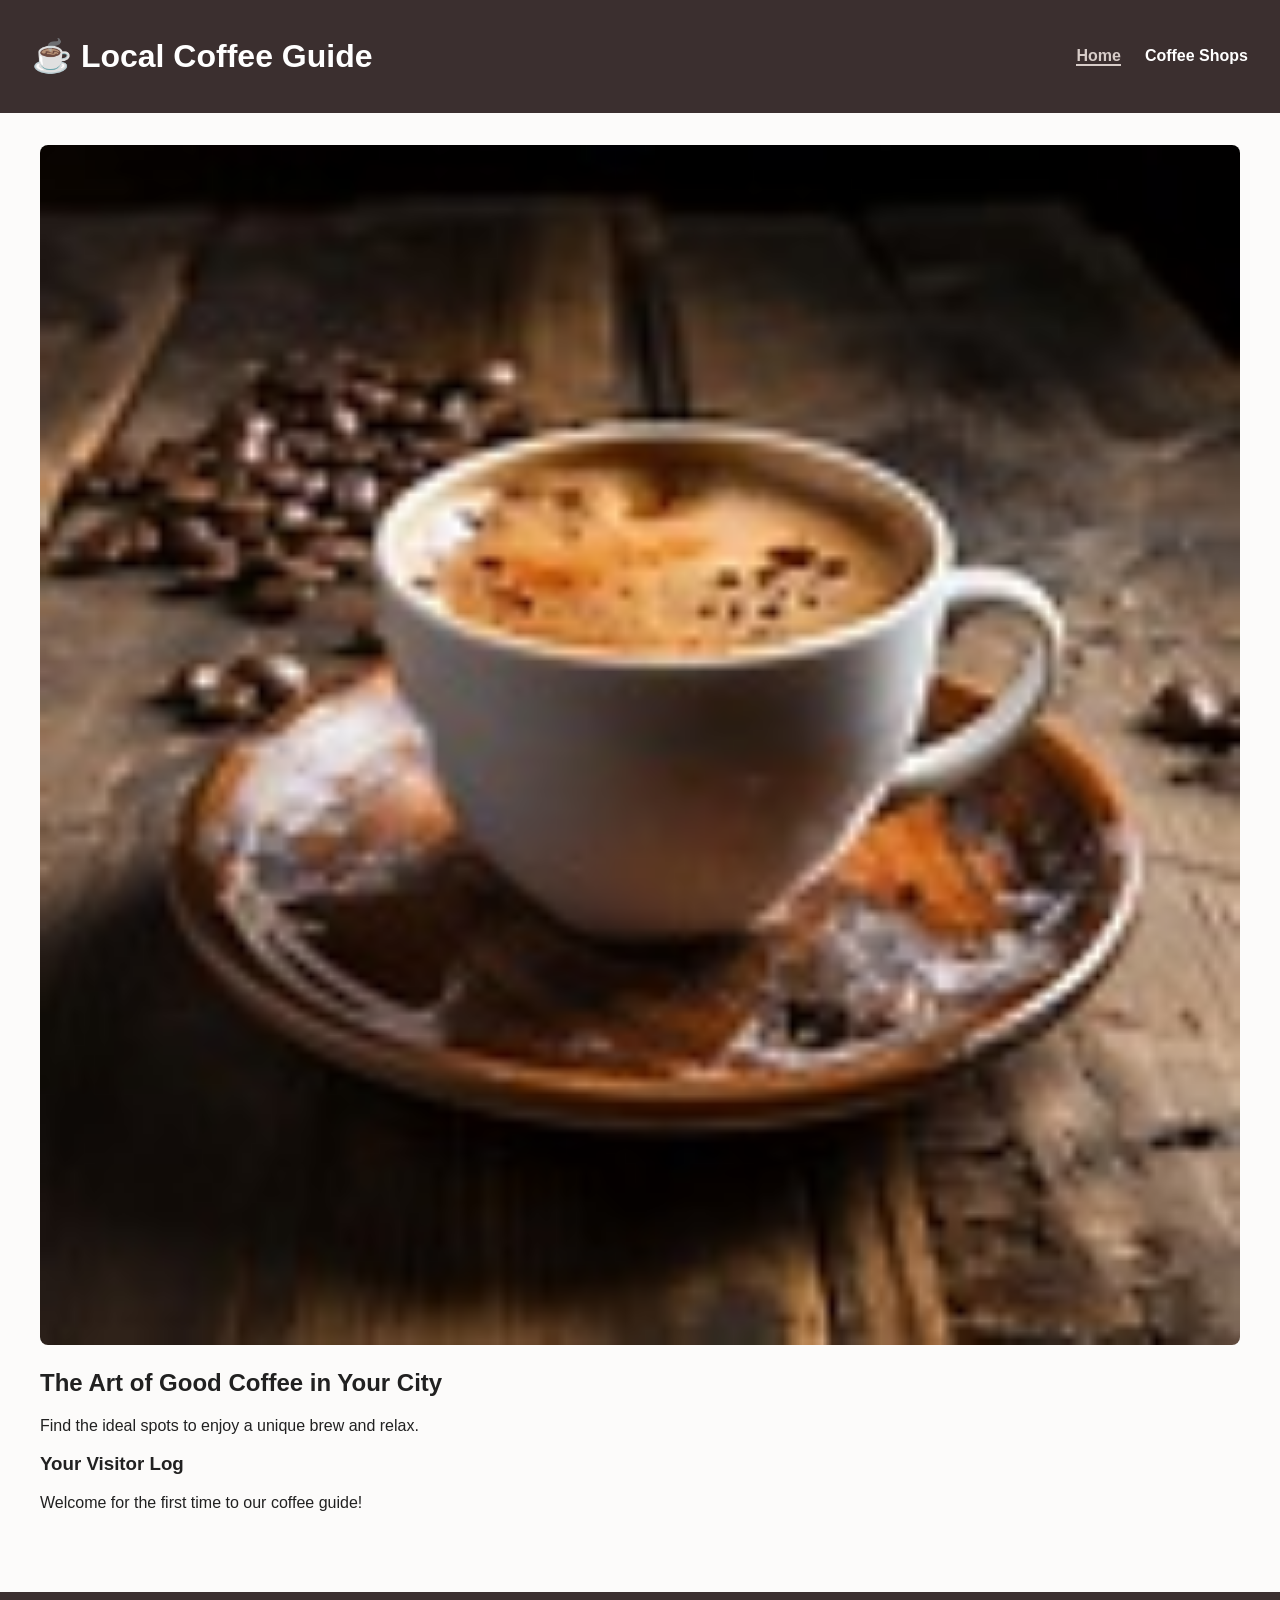
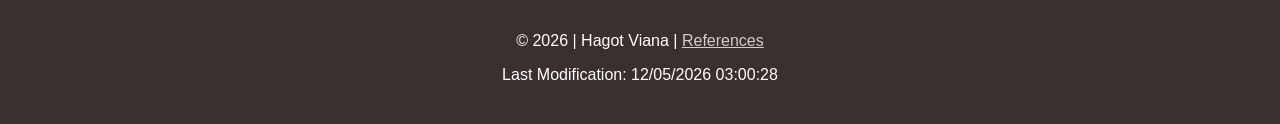
<file: index.html>
<!DOCTYPE html>
<html lang="en">
<head>
    <meta charset="UTF-8">
    <meta name="viewport" content="width=device-width, initial-scale=1.0">
    <title>Local Specialty Coffee Guide - Home</title>
    <meta name="description" content="Discover the best local specialty coffee shops and enjoy a unique cup of coffee.">
    <link rel="stylesheet" href="styles/styles.css">
    <script src="scripts/script.js" defer></script>
</head>
<body>
    <header>
        <h1>☕ Local Coffee Guide</h1>
        <nav>
            <button id="menu-button" aria-label="Menu">&#9776;</button>
            <ul id="nav-list">
                <li><a href="index.html" class="active">Home</a></li>
                <li><a href="coffee.html">Coffee Shops</a></li>
            </ul>
        </nav>
    </header>

    <main>
        <section class="hero">
            <img src="images/hero-coffee.jpg" alt="Steaming cup of coffee" loading="lazy" width="800" height="500">
            <div class="hero-text">
                <h2>The Art of Good Coffee in Your City</h2>
                <p>Find the ideal spots to enjoy a unique brew and relax.</p>
            </div>
        </section>

        <section class="local-storage-section">
            <h3>Your Visitor Log</h3>
            <p id="visitor-message">Welcome, coffee lover!</p>
        </section>
    </main>

    <footer>
        <p>&copy; <span id="currentyear"></span> | Hagot Viana | <a href="references.html">References</a></p>
        <p id="lastModified"></p>
    </footer>
</body>
</html>
</file>
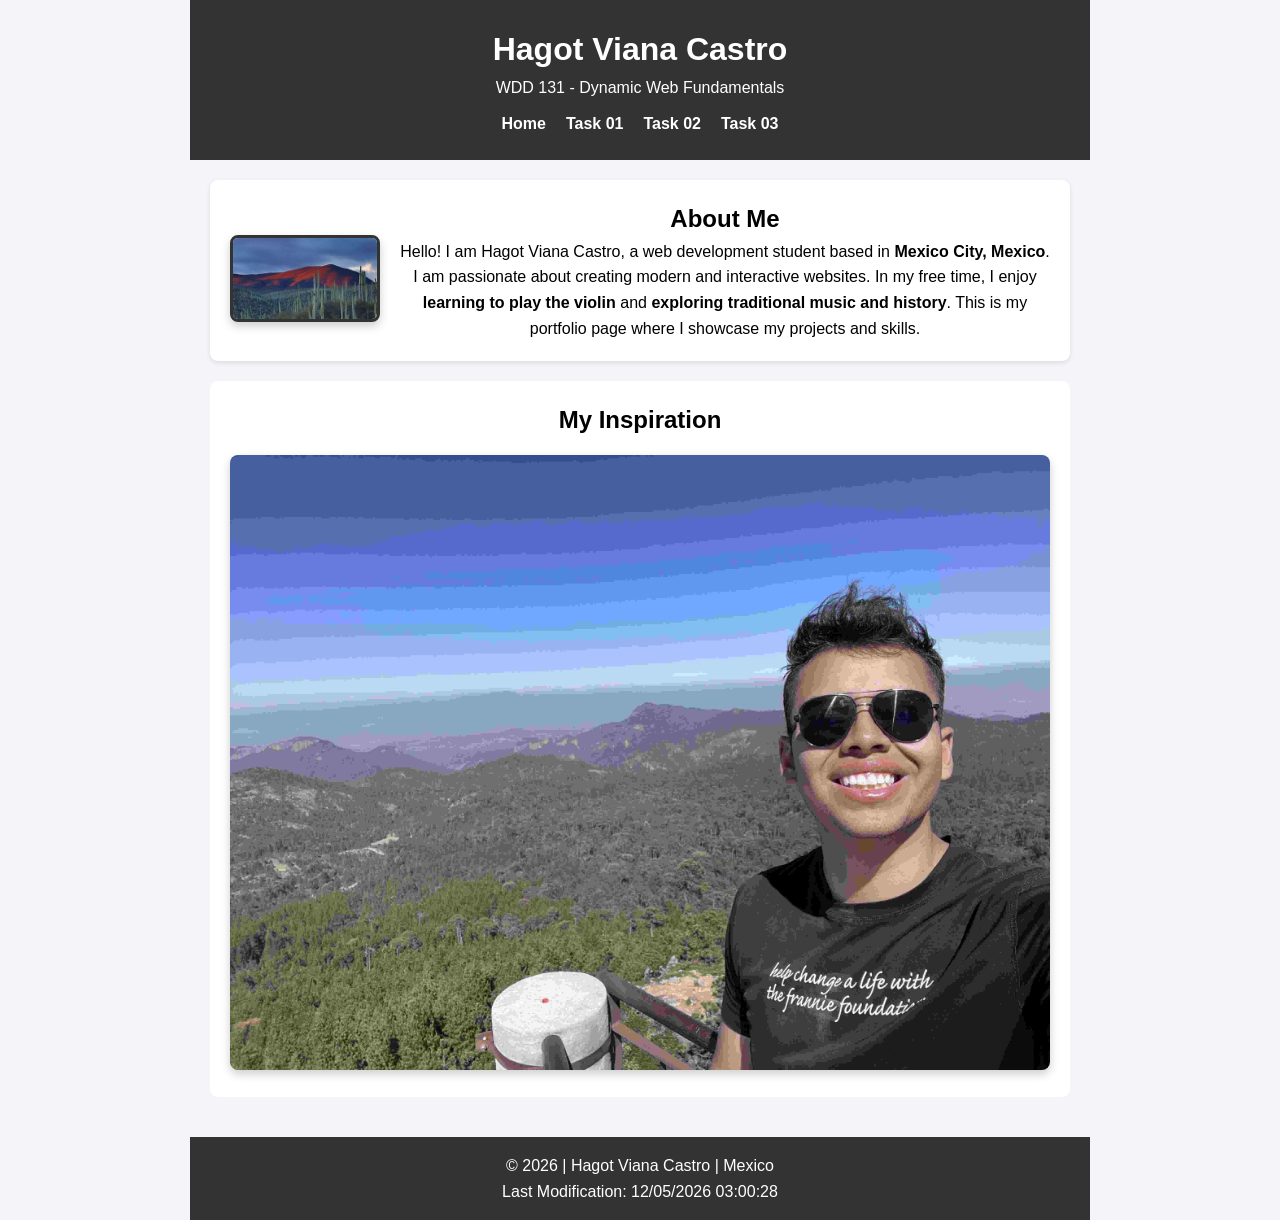
<file: .github/index.html>
<!DOCTYPE html>
<html lang="en">
<head>
    <meta charset="UTF-8">
    <meta name="viewport" content="width=device-width, initial-scale=1.0">
    <meta name="description" content="Homepage for WDD 131 - Dynamic Web Fundamentals course, created by Hagot Viana Castro.">
    <meta name="author" content="Hagot Viana Castro">
    
    <title>WDD 131 - Dynamic Web Fundamentals | Hagot Viana Castro</title>
    
    <link rel="preconnect" href="https://fonts.googleapis.com">
    <link rel="preconnect" href="https://fonts.gstatic.com" crossorigin>
    <link href="https://fonts.googleapis.com/css2?family=Roboto&display=swap" rel="stylesheet">

    <link rel="stylesheet" href="styles/base.css">
    <script src="scripts/getdates.js" defer></script>
</head>
<body>

    <header>
        <h1>Hagot Viana Castro</h1>
        <span id="course-title">WDD 131 - Dynamic Web Fundamentals</span>
        <nav>
            <a href="#">Home</a>
            <a href="#">Task 01</a>
            <a href="#">Task 02</a>
            <a href="#">Task 03</a>
        </nav>
    </header>

    <main>
        <!-- Perfil profesional actualizado -->
        <section class="card profile-card">
            <img src="images/mexico.jpg" alt="Hagot Viana Castro" class="profile-img-small">
            <div class="profile-text">
                <h2>About Me</h2>
                <p>Hello! I am Hagot Viana Castro, a web development student based in <strong>Mexico City, Mexico</strong>. I am passionate about creating modern and interactive websites. In my free time, I enjoy <strong>learning to play the violin</strong> and <strong>exploring traditional music and history</strong>. This is my portfolio page where I showcase my projects and skills.</p>
            </div>
        </section>
        
        <section class="card">
            <h2>My Inspiration</h2>
            <img src="images/placeholder.jpg" alt="Mexico Landscape">
        </section>
    </main>

    <footer>
        <p>&copy; <span id="currentyear"></span> | Hagot Viana Castro | Mexico</p>
        <p id="lastModified"></p>
    </footer>

</body>
</html>
</file>
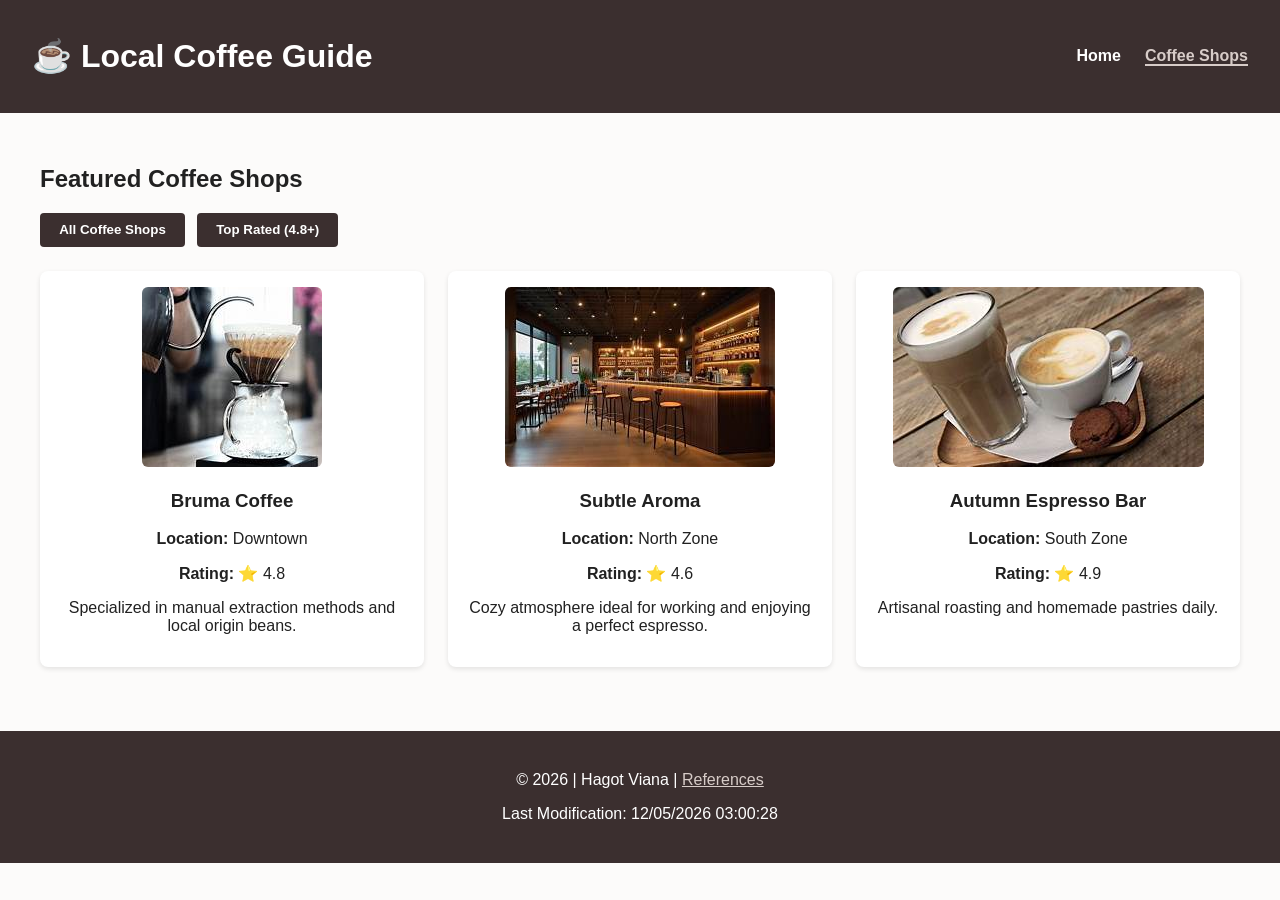
<file: coffee.html>
<!DOCTYPE html>
<html lang="en">
<head>
    <meta charset="UTF-8">
    <meta name="viewport" content="width=device-width, initial-scale=1.0">
    <title>Local Specialty Coffee Guide - Directory</title>
    <meta name="description" content="Browse our catalog of specialty coffee shops with filters and details.">
    <link rel="stylesheet" href="styles/styles.css">
    <script src="scripts/script.js" defer></script>
</head>
<body>
    <header>
        <h1>☕ Local Coffee Guide</h1>
        <nav>
            <button id="menu-button" aria-label="Menu">&#9776;</button>
            <ul id="nav-list">
                <li><a href="index.html">Home</a></li>
                <li><a href="coffee.html" class="active">Coffee Shops</a></li>
            </ul>
        </nav>
    </header>

    <main>
        <h2>Featured Coffee Shops</h2>
        <div class="filter-buttons">
            <button id="filter-all">All Coffee Shops</button>
            <button id="filter-top">Top Rated (4.8+)</button>
        </div>
        <div id="cafes-container" class="cafes-grid"></div>
    </main>

    <footer>
        <p>&copy; <span id="currentyear"></span> | Hagot Viana | <a href="references.html">References</a></p>
        <p id="lastModified"></p>
    </footer>
</body>
</html>
</file>
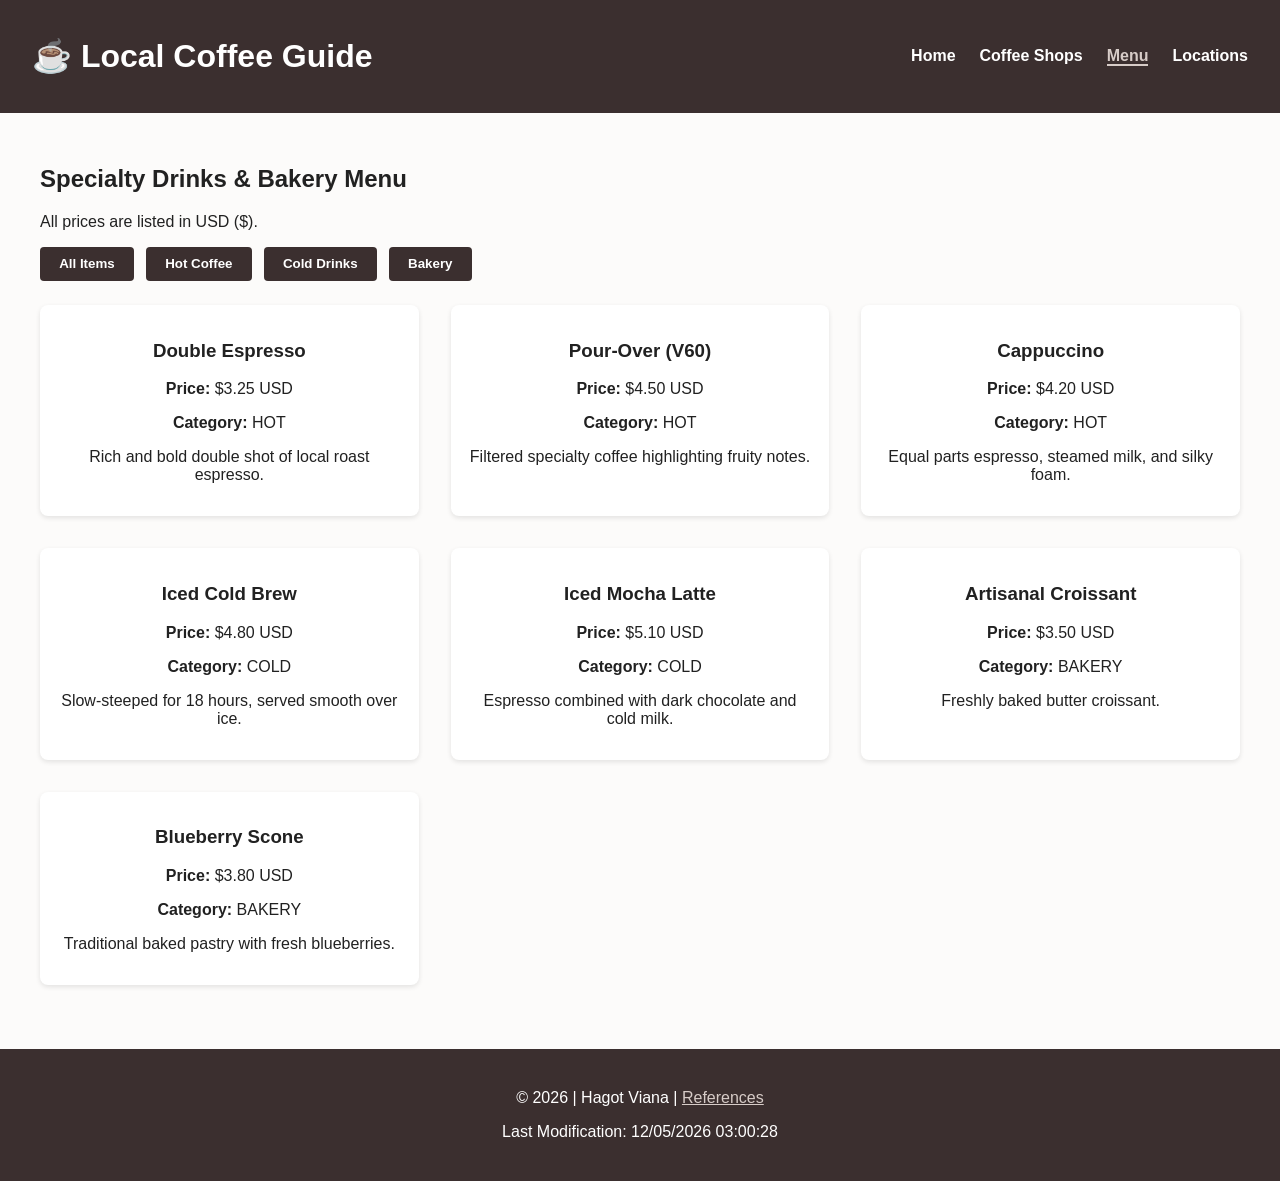
<file: menu.html>
<!DOCTYPE html>
<html lang="en">
<head>
    <meta charset="UTF-8">
    <meta name="viewport" content="width=device-width, initial-scale=1.0">
    <title>Local Specialty Coffee Guide - Menu</title>
    <meta name="description" content="Explore our specialty coffee drinks and bakery menu with prices in USD.">
    <link rel="stylesheet" href="styles/styles.css">
    <link rel="stylesheet" href="styles/medium.css" media="(min-width: 768px)">
    <script src="scripts/script.js" defer></script>
</head>
<body>
    <header>
        <h1>☕ Local Coffee Guide</h1>
        <nav>
            <button id="menu-button" aria-label="Menu">&#9776;</button>
            <ul id="nav-list">
                <li><a href="index.html">Home</a></li>
                <li><a href="coffee.html">Coffee Shops</a></li>
                <li><a href="menu.html" class="active">Menu</a></li>
                <li><a href="map.html">Locations</a></li>
            </ul>
        </nav>
    </header>

    <main>
        <h2>Specialty Drinks & Bakery Menu</h2>
        <p>All prices are listed in USD ($).</p>

        <!-- Category Filters -->
        <div class="filter-buttons">
            <button id="filter-all-menu">All Items</button>
            <button id="filter-hot">Hot Coffee</button>
            <button id="filter-cold">Cold Drinks</button>
            <button id="filter-bakery">Bakery</button>
        </div>

        <div id="menu-container" class="cafes-grid"></div>
    </main>

    <footer>
        <p>&copy; <span id="currentyear"></span> | Hagot Viana | <a href="references.html">References</a></p>
        <p id="lastModified"></p>
    </footer>
</body>
</html>
</file>
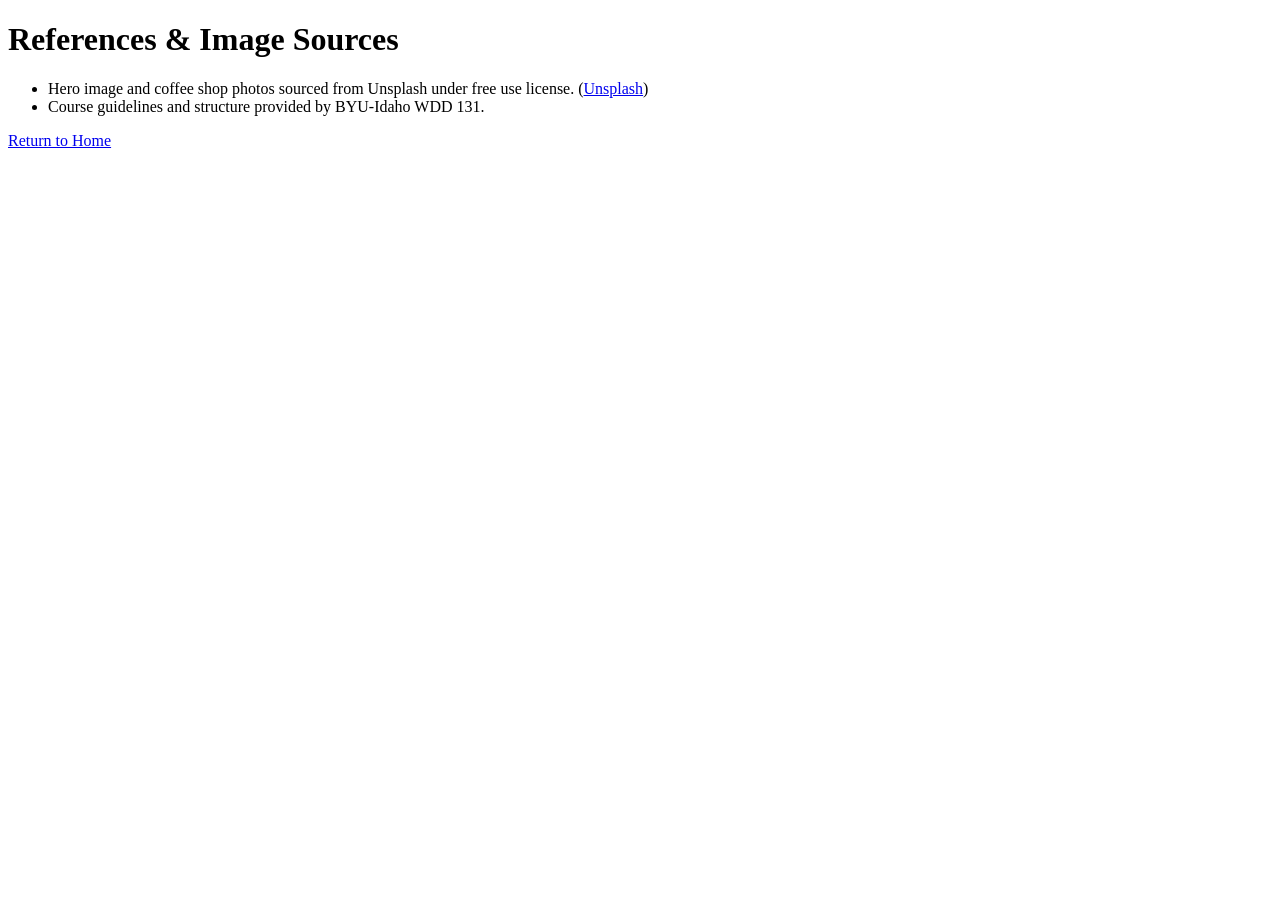
<file: references.html>
<!DOCTYPE html>
<html lang="en">
<head>
    <meta charset="UTF-8">
    <meta name="viewport" content="width=device-width, initial-scale=1.0">
    <title>References</title>
</head>
<body>
    <main>
        <h1>References & Image Sources</h1>
        <ul>
            <li>Hero image and coffee shop photos sourced from Unsplash under free use license. (<a href="https://unsplash.com" target="_blank">Unsplash</a>)</li>
            <li>Course guidelines and structure provided by BYU-Idaho WDD 131.</li>
        </ul>
        <p><a href="index.html">Return to Home</a></p>
    </main>
</body>
</html>
</file>
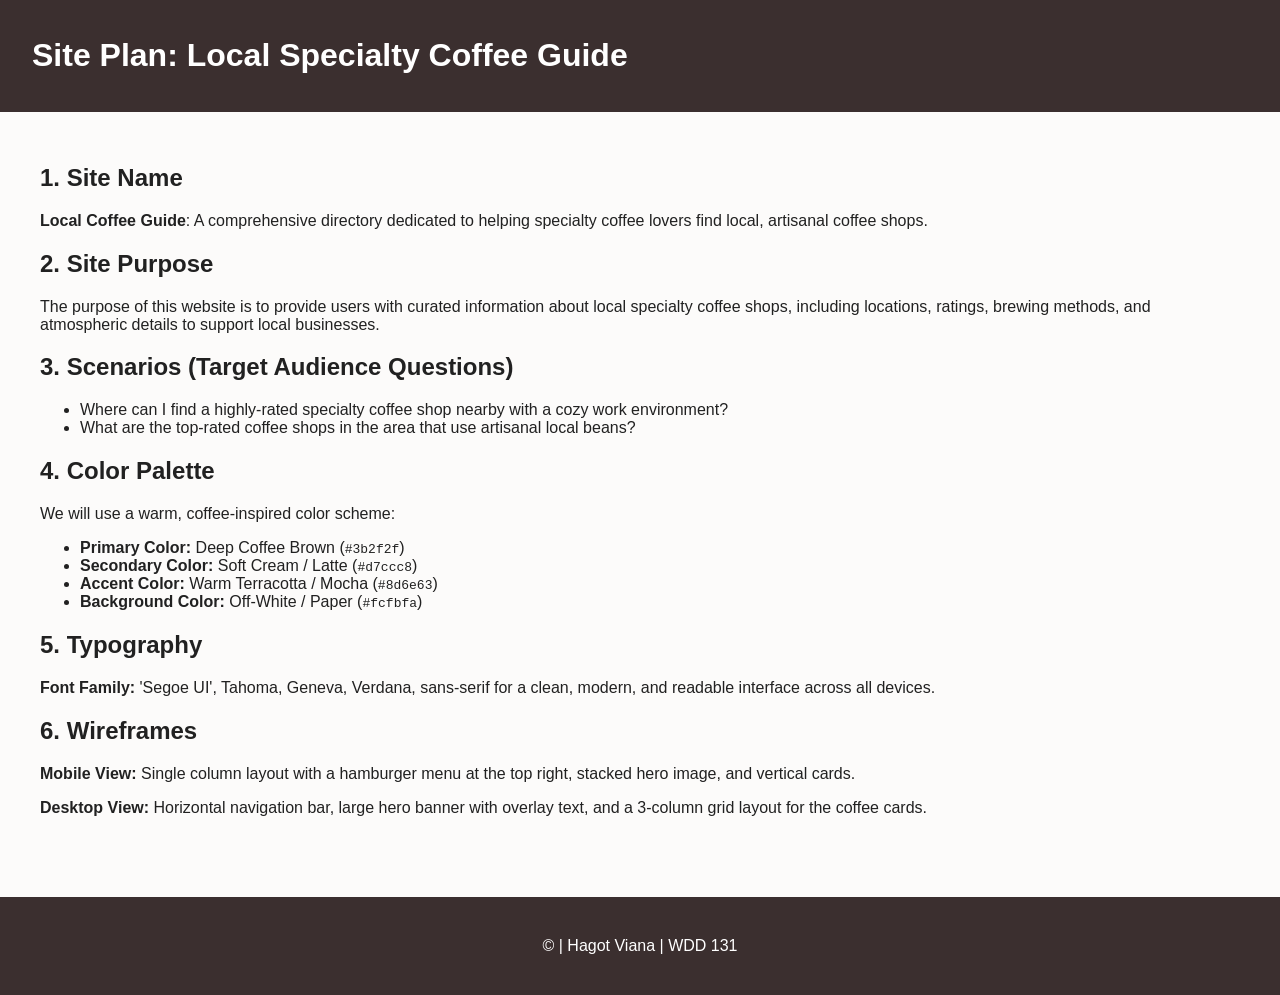
<file: siteplan.html>
<!DOCTYPE html>
<html lang="en">
<head>
    <meta charset="UTF-8">
    <meta name="viewport" content="width=device-width, initial-scale=1.0">
    <title>Site Plan - Local Specialty Coffee Guide</title>
    <meta name="description" content="Site plan document for the final web development project.">
    <link rel="stylesheet" href="styles/styles.css">
</head>
<body>
    <header>
        <h1>Site Plan: Local Specialty Coffee Guide</h1>
    </header>

    <main>
        <section>
            <h2>1. Site Name</h2>
            <p><strong>Local Coffee Guide</strong>: A comprehensive directory dedicated to helping specialty coffee lovers find local, artisanal coffee shops.</p>
        </section>

        <section>
            <h2>2. Site Purpose</h2>
            <p>The purpose of this website is to provide users with curated information about local specialty coffee shops, including locations, ratings, brewing methods, and atmospheric details to support local businesses.</p>
        </section>

        <section>
            <h2>3. Scenarios (Target Audience Questions)</h2>
            <ul>
                <li>Where can I find a highly-rated specialty coffee shop nearby with a cozy work environment?</li>
                <li>What are the top-rated coffee shops in the area that use artisanal local beans?</li>
            </ul>
        </section>

        <section>
            <h2>4. Color Palette</h2>
            <p>We will use a warm, coffee-inspired color scheme:</p>
            <ul>
                <li><strong>Primary Color:</strong> Deep Coffee Brown (<code>#3b2f2f</code>)</li>
                <li><strong>Secondary Color:</strong> Soft Cream / Latte (<code>#d7ccc8</code>)</li>
                <li><strong>Accent Color:</strong> Warm Terracotta / Mocha (<code>#8d6e63</code>)</li>
                <li><strong>Background Color:</strong> Off-White / Paper (<code>#fcfbfa</code>)</li>
            </ul>
        </section>

        <section>
            <h2>5. Typography</h2>
            <p><strong>Font Family:</strong> 'Segoe UI', Tahoma, Geneva, Verdana, sans-serif for a clean, modern, and readable interface across all devices.</p>
        </section>

        <section>
            <h2>6. Wireframes</h2>
            <p><strong>Mobile View:</strong> Single column layout with a hamburger menu at the top right, stacked hero image, and vertical cards.</p>
            <p><strong>Desktop View:</strong> Horizontal navigation bar, large hero banner with overlay text, and a 3-column grid layout for the coffee cards.</p>
        </section>
    </main>

    <footer>
        <p>&copy; <span id="currentyear"></span> | Hagot Viana | WDD 131</p>
    </footer>
</body>
</html>
</file>
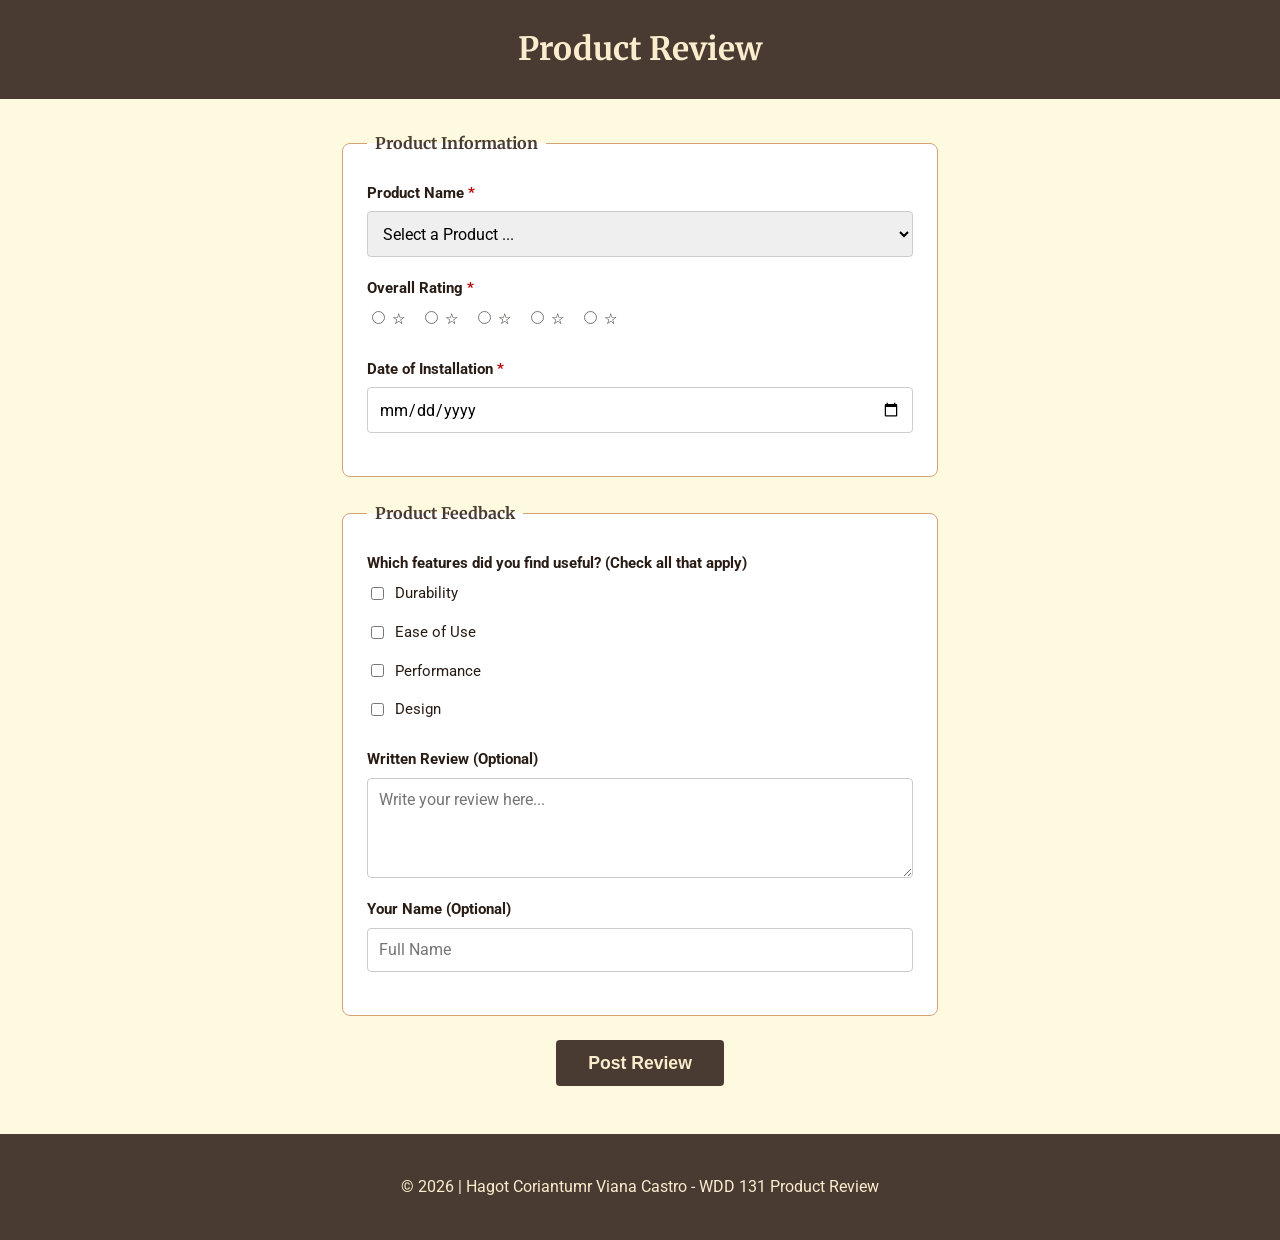
<file: project/form.html>
<!DOCTYPE html>
<html lang="en">
<head>
    <meta charset="UTF-8">
    <meta name="viewport" content="width=device-width, initial-scale=1.0">
    <meta name="description" content="Product Review Form for Bean & Brew / WDD 131 Assignment">
    <meta name="author" content="Hagot Coriantumr Viana Castro">
    <title>Product Review - WDD 131</title>
    <!-- Google Fonts -->
    <link rel="preconnect" href="https://fonts.googleapis.com">
    <link rel="preconnect" href="https://fonts.gstatic.com" crossorigin>
    <link href="https://fonts.googleapis.com/css2?family=Merriweather:wght@700&family=Roboto:wght@400;700&display=swap" rel="stylesheet">
    <!-- Custom CSS -->
    <link rel="stylesheet" href="styles/form.css">
    <!-- Custom JS -->
    <script src="scripts/form.js" defer></script>
</head>
<body>
    <header>
        <h1>Product Review</h1>
    </header>

    <main>
        <form method="get" action="review.html" class="review-form">
            
            <!-- Product Name -->
            <fieldset>
                <legend>Product Information</legend>
                
                <div class="field">
                    <label for="productSelect">Product Name <span class="required">*</span></label>
                    <select id="productSelect" name="productName" required>
                        <option value="" disabled selected>Select a Product ...</option>
                    </select>
                </div>

                <!-- Overall Rating -->
                <div class="field">
                    <label>Overall Rating <span class="required">*</span></label>
                    <div class="rating-stars">
                        <label title="1 star"><input type="radio" name="rating" value="1" required> ☆</label>
                        <label title="2 stars"><input type="radio" name="rating" value="2" required> ☆</label>
                        <label title="3 stars"><input type="radio" name="rating" value="3" required> ☆</label>
                        <label title="4 stars"><input type="radio" name="rating" value="4" required> ☆</label>
                        <label title="5 stars"><input type="radio" name="rating" value="5" required> ☆</label>
                    </div>
                </div>

                <!-- Date of Installation -->
                <div class="field">
                    <label for="installDate">Date of Installation <span class="required">*</span></label>
                    <input type="date" id="installDate" name="installDate" required>
                </div>
            </fieldset>

            <!-- Useful Features -->
            <fieldset>
                <legend>Product Feedback</legend>
                
                <div class="field">
                    <label>Which features did you find useful? (Check all that apply)</label>
                    <div class="checkbox-group">
                        <label><input type="checkbox" name="feature" value="durability"> Durability</label>
                        <label><input type="checkbox" name="feature" value="ease"> Ease of Use</label>
                        <label><input type="checkbox" name="feature" value="performance"> Performance</label>
                        <label><input type="checkbox" name="feature" value="design"> Design</label>
                    </div>
                </div>

                <!-- Written Review -->
                <div class="field">
                    <label for="writtenReview">Written Review (Optional)</label>
                    <textarea id="writtenReview" name="writtenReview" rows="4" placeholder="Write your review here..."></textarea>
                </div>

                <!-- User Name -->
                <div class="field">
                    <label for="userName">Your Name (Optional)</label>
                    <input type="text" id="userName" name="userName" placeholder="Full Name">
                </div>
            </fieldset>

            <!-- Submit Button -->
            <div class="form-submit">
                <input type="submit" value="Post Review">
            </div>

        </form>
    </main>

    <footer>
        <p>&copy; 2026 | Hagot Coriantumr Viana Castro - WDD 131 Product Review</p>
    </footer>
</body>
</html>
</file>
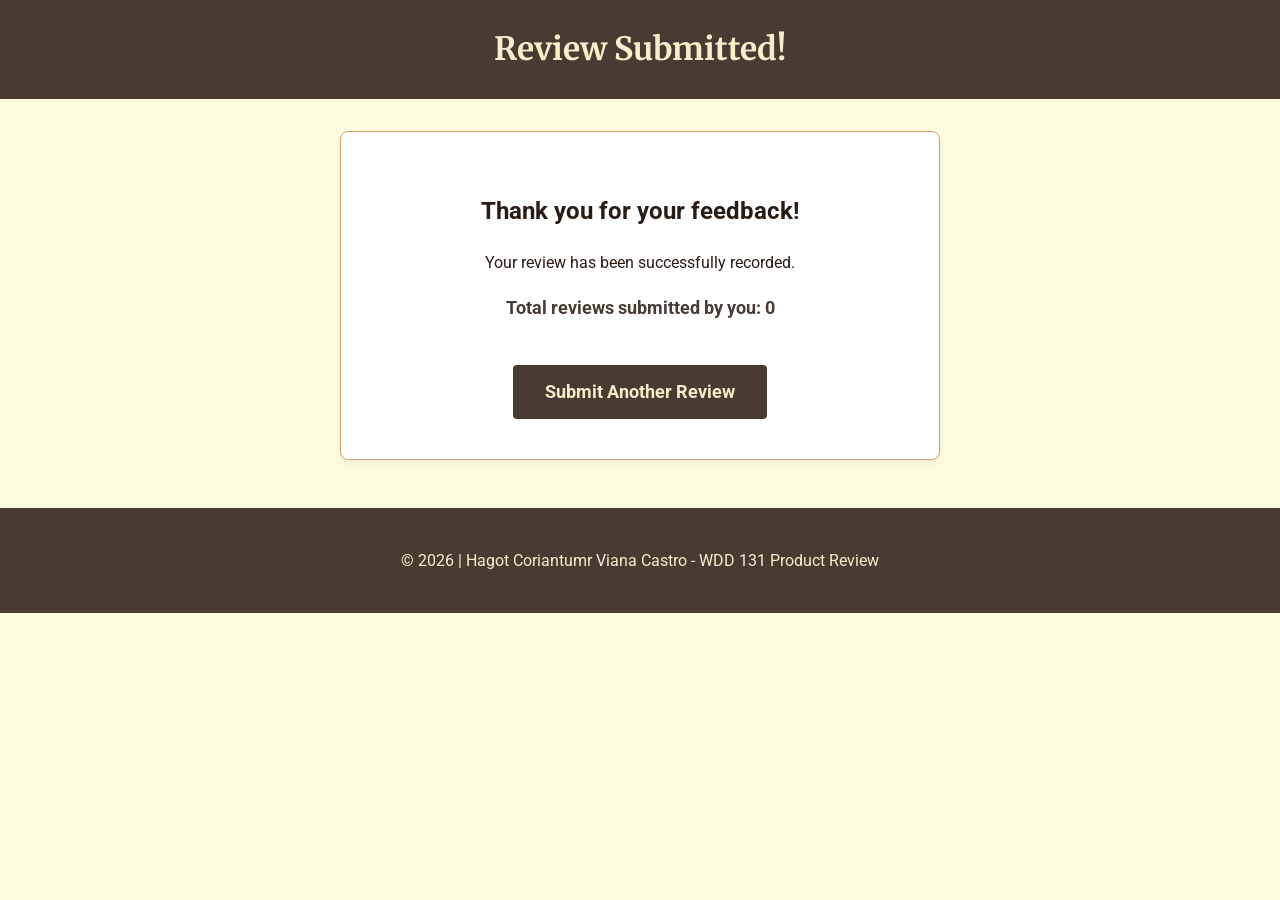
<file: project/review.html>
<!DOCTYPE html>
<html lang="en">
<head>
    <meta charset="UTF-8">
    <meta name="viewport" content="width=device-width, initial-scale=1.0">
    <meta name="description" content="Review Confirmation Page">
    <meta name="author" content="Hagot Coriantumr Viana Castro">
    <title>Review Confirmation - WDD 131</title>
    <link rel="preconnect" href="https://fonts.googleapis.com">
    <link rel="preconnect" href="https://fonts.gstatic.com" crossorigin>
    <link href="https://fonts.googleapis.com/css2?family=Merriweather:wght@700&family=Roboto:wght@400;700&display=swap" rel="stylesheet">
    <link rel="stylesheet" href="styles/form.css">
    <script src="scripts/form.js" defer></script>
</head>
<body>
    <header>
        <h1>Review Submitted!</h1>
    </header>

    <main class="confirmation-container">
        <section class="card">
            <h2>Thank you for your feedback!</h2>
            <p>Your review has been successfully recorded.</p>
            <p class="counter-display">Total reviews submitted by you: <span id="reviewsCounter">0</span></p>
            <br>
            <a href="form.html" class="cta-button">Submit Another Review</a>
        </section>
    </main>

    <footer>
        <p>&copy; 2026 | Hagot Coriantumr Viana Castro - WDD 131 Product Review</p>
    </footer>
</body>
</html>
</file>
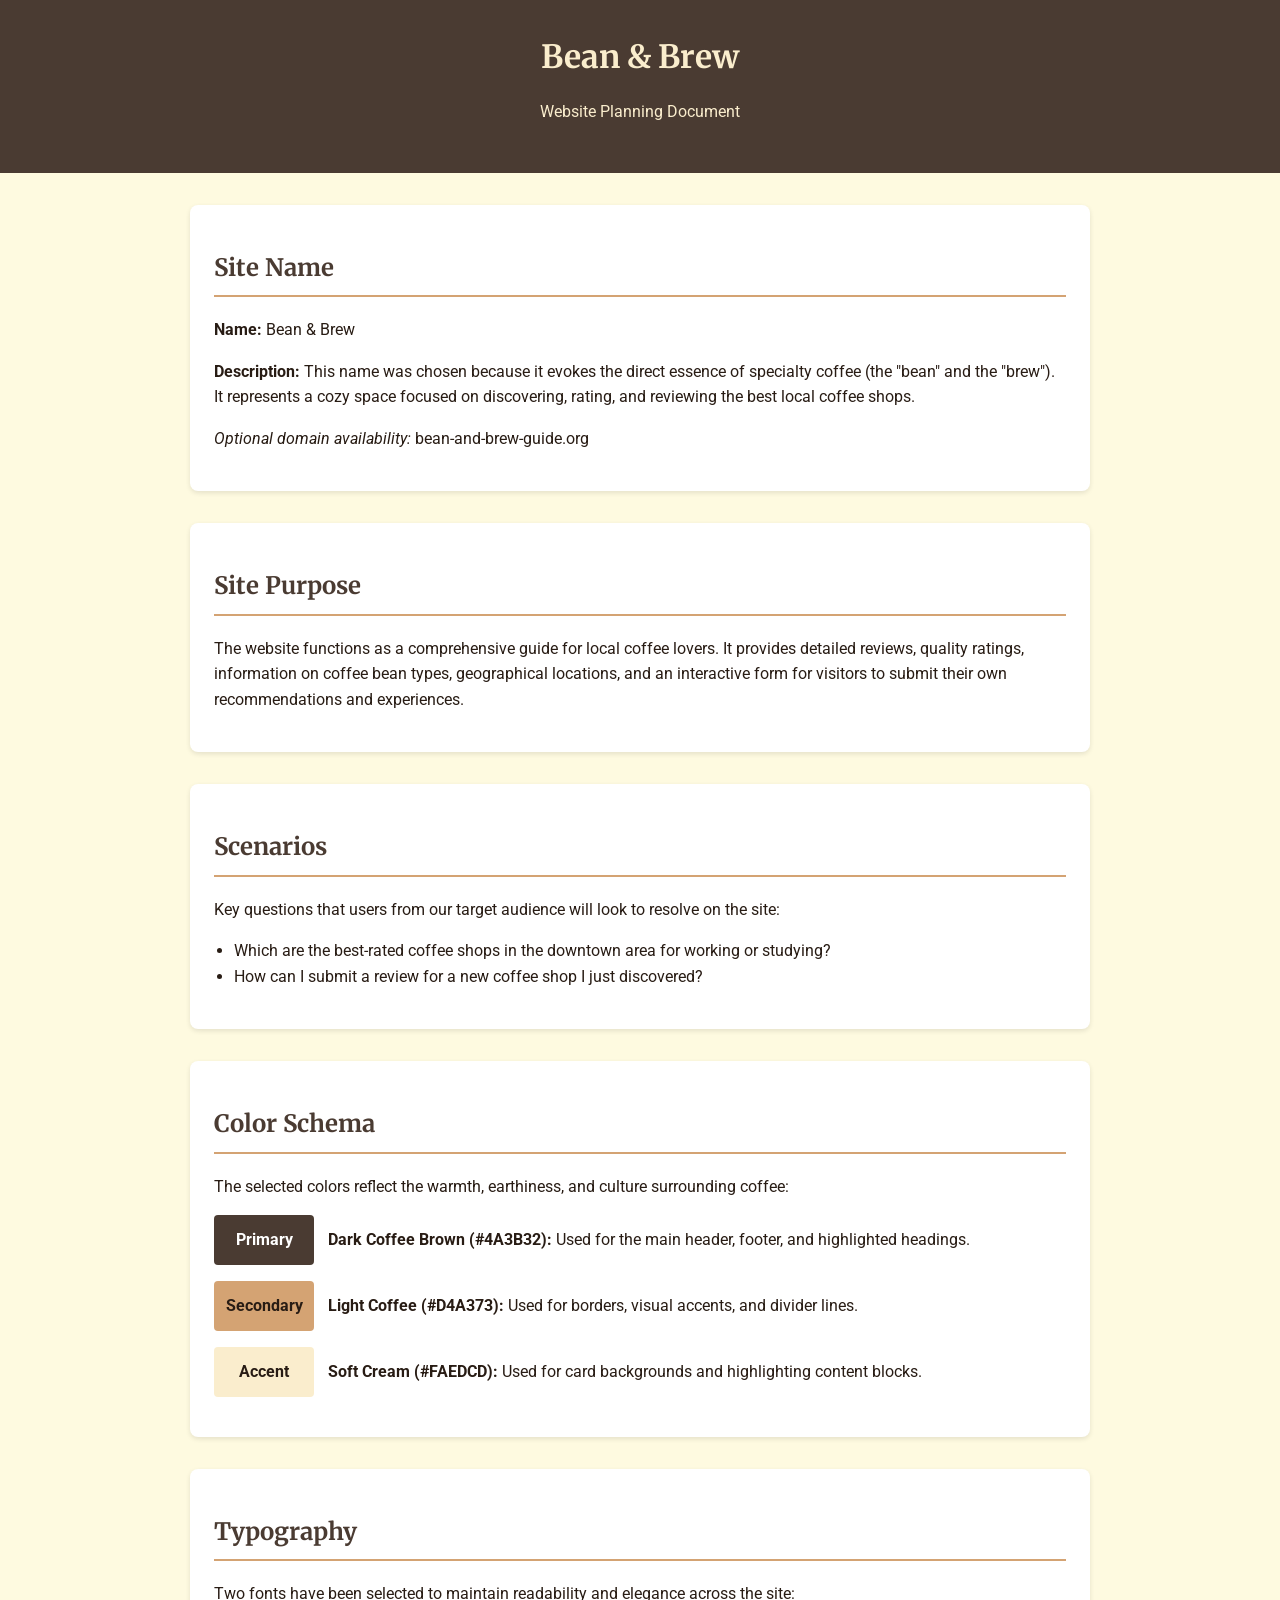
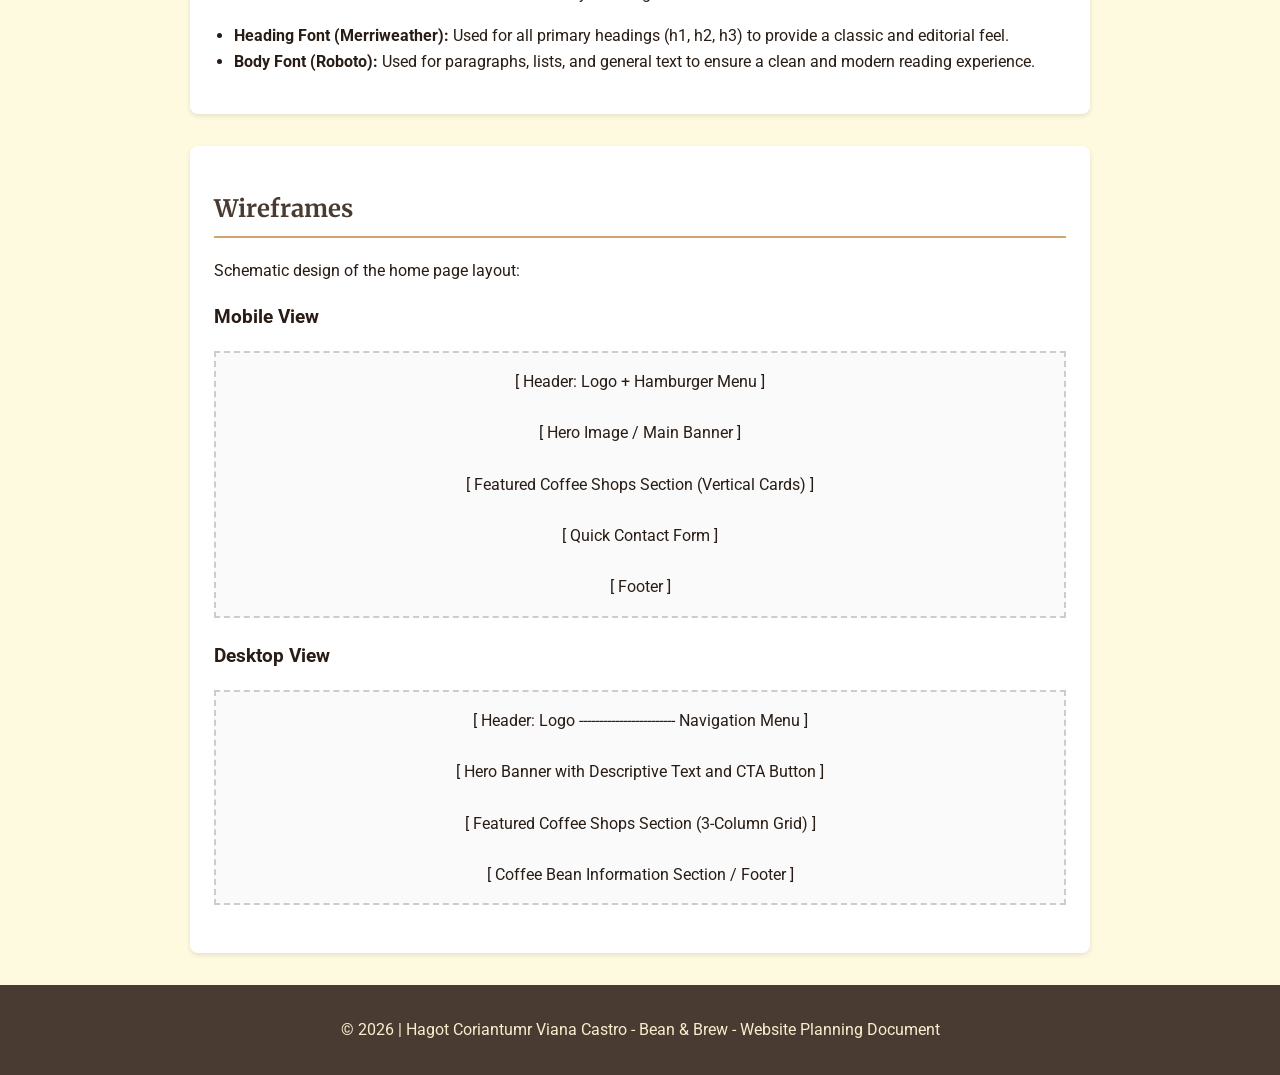
<file: project/siteplan.html>
<!DOCTYPE html>
<html lang="en">
<head>
    <meta charset="UTF-8">
    <meta name="viewport" content="width=device-width, initial-scale=1.0">
    <meta name="description" content="Bean & Brew local coffee shop guide: reviews, locations, coffee bean types, and recommendations.">
    <meta name="author" content="Hagot Coriantumr Viana Castro">
    <title>Website Planning Document - Bean & Brew</title>
    <!-- Google Fonts -->
    <link rel="preconnect" href="https://fonts.googleapis.com">
    <link rel="preconnect" href="https://fonts.gstatic.com" crossorigin>
    <link href="https://fonts.googleapis.com/css2?family=Merriweather:wght@700&family=Roboto:wght@400;700&display=swap" rel="stylesheet">
    <!-- Custom CSS -->
    <link rel="stylesheet" href="styles/siteplan.css">
</head>
<body>
    <header>
        <h1>Bean & Brew</h1>
        <p>Website Planning Document</p>
    </header>

    <main>
        <!-- Site Name -->
        <section>
            <h2>Site Name</h2>
            <p><strong>Name:</strong> Bean & Brew</p>
            <p><strong>Description:</strong> This name was chosen because it evokes the direct essence of specialty coffee (the "bean" and the "brew"). It represents a cozy space focused on discovering, rating, and reviewing the best local coffee shops.</p>
            <p><em>Optional domain availability:</em> bean-and-brew-guide.org</p>
        </section>

        <!-- Site Purpose -->
        <section>
            <h2>Site Purpose</h2>
            <p>The website functions as a comprehensive guide for local coffee lovers. It provides detailed reviews, quality ratings, information on coffee bean types, geographical locations, and an interactive form for visitors to submit their own recommendations and experiences.</p>
        </section>

        <!-- Scenarios -->
        <section>
            <h2>Scenarios</h2>
            <p>Key questions that users from our target audience will look to resolve on the site:</p>
            <ul>
                <li>Which are the best-rated coffee shops in the downtown area for working or studying?</li>
                <li>How can I submit a review for a new coffee shop I just discovered?</li>
            </ul>
        </section>

        <!-- Color Schema -->
        <section>
            <h2>Color Schema</h2>
            <p>The selected colors reflect the warmth, earthiness, and culture surrounding coffee:</p>
            <p>
                <span class="color-box primary-bg">Primary</span>
                <strong>Dark Coffee Brown (#4A3B32):</strong> Used for the main header, footer, and highlighted headings.
            </p>
            <p>
                <span class="color-box secondary-bg">Secondary</span>
                <strong>Light Coffee (#D4A373):</strong> Used for borders, visual accents, and divider lines.
            </p>
            <p>
                <span class="color-box accent-bg">Accent</span>
                <strong>Soft Cream (#FAEDCD):</strong> Used for card backgrounds and highlighting content blocks.
            </p>
        </section>

        <!-- Typography -->
        <section>
            <h2>Typography</h2>
            <p>Two fonts have been selected to maintain readability and elegance across the site:</p>
            <ul>
                <li><strong>Heading Font (Merriweather):</strong> Used for all primary headings (h1, h2, h3) to provide a classic and editorial feel.</li>
                <li><strong>Body Font (Roboto):</strong> Used for paragraphs, lists, and general text to ensure a clean and modern reading experience.</li>
            </ul>
        </section>

        <!-- Wireframes -->
        <section>
            <h2>Wireframes</h2>
            <p>Schematic design of the home page layout:</p>
            
            <h3>Mobile View</h3>
            <div class="wireframe-box">
                [ Header: Logo + Hamburger Menu ]<br><br>
                [ Hero Image / Main Banner ]<br><br>
                [ Featured Coffee Shops Section (Vertical Cards) ]<br><br>
                [ Quick Contact Form ]<br><br>
                [ Footer ]
            </div>

            <h3>Desktop View</h3>
            <div class="wireframe-box">
                [ Header: Logo ------------------------ Navigation Menu ]<br><br>
                [ Hero Banner with Descriptive Text and CTA Button ]<br><br>
                [ Featured Coffee Shops Section (3-Column Grid) ]<br><br>
                [ Coffee Bean Information Section / Footer ]
            </div>
        </section>
    </main>

    <footer>
        <p>&copy; 2026 | Hagot Coriantumr Viana Castro - Bean & Brew - Website Planning Document</p>
    </footer>
</body>
</html>
</file>
<file: styles/styles.css>
:root {
    --primary-color: #3b2f2f;
    --secondary-color: #d7ccc8;
    --accent-color: #8d6e63;
    --background-color: #fcfbfa;
    --text-color: #212121;
}

body {
    font-family: 'Segoe UI', Tahoma, Geneva, Verdana, sans-serif;
    margin: 0;
    padding: 0;
    background-color: var(--background-color);
    color: var(--text-color);
}

header {
    background-color: var(--primary-color);
    color: white;
    display: flex;
    justify-content: space-between;
    align-items: center;
    padding: 1rem 2rem;
    position: relative;
}

nav ul {
    list-style: none;
    display: flex;
    gap: 1.5rem;
    margin: 0;
    padding: 0;
}

nav a {
    color: white;
    text-decoration: none;
    font-weight: 600;
}

nav a:hover, nav a.active {
    color: var(--secondary-color);
    border-bottom: 2px solid var(--secondary-color);
}

#menu-button {
    display: none;
    background: none;
    border: none;
    color: white;
    font-size: 1.8rem;
    cursor: pointer;
}

main {
    padding: 2rem;
    max-width: 1200px;
    margin: 0 auto;
}

.hero img {
    width: 100%;
    height: auto;
    border-radius: 8px;
}

.cafes-grid {
    display: grid;
    grid-template-columns: repeat(auto-fit, minmax(280px, 1fr));
    gap: 1.5rem;
    margin-top: 1.5rem;
}

.cafe-card {
    background: white;
    border-radius: 8px;
    box-shadow: 0 2px 5px rgba(0,0,0,0.1);
    padding: 1rem;
    text-align: center;
}

.cafe-card img {
    max-width: 100%;
    height: 180px;
    object-fit: cover;
    border-radius: 6px;
}

.filter-buttons {
    display: flex;
    flex-wrap: wrap;
    gap: 0.75rem;
    margin-bottom: 1.5rem;
}

.filter-buttons button {
    background-color: var(--primary-color);
    color: white;
    border: none;
    padding: 0.6rem 1.2rem;
    border-radius: 4px;
    font-weight: 600;
    cursor: pointer;
    transition: background-color 0.2s ease;
}

.filter-buttons button:hover {
    background-color: var(--accent-color);
}

#map {
    height: 450px;
    width: 100%;
    border-radius: 8px;
    box-shadow: 0 2px 8px rgba(0, 0, 0, 0.15);
    margin-top: 1rem;
    z-index: 1;
}

footer {
    background-color: var(--primary-color);
    color: white;
    text-align: center;
    padding: 1.5rem;
    margin-top: 2rem;
}

footer a {
    color: var(--secondary-color);
}

@media (max-width: 768px) {
    nav ul {
        flex-direction: column;
        display: none;
        background-color: var(--primary-color);
        position: absolute;
        top: 100%;
        right: 0;
        width: 100%;
        text-align: center;
        padding: 1rem 0;
        box-shadow: 0 4px 6px rgba(0,0,0,0.1);
        z-index: 1000;
    }

    nav ul.open {
        display: flex;
    }

    #menu-button {
        display: block;
    }
}
</file>
<file: .github/styles/base.css>
* { margin: 0; padding: 0; box-sizing: border-box; }

body {
    font-family: 'Segoe UI', sans-serif;
    line-height: 1.6;
    background-color: #f4f4f9;
    max-width: 900px;
    margin: 0 auto;
}

header {
    background-color: #333;
    color: white;
    padding: 1.5rem;
    text-align: center;
}

nav {
    display: flex;
    justify-content: center;
    gap: 20px;
    margin-top: 10px;
}

a { color: white; text-decoration: none; font-weight: bold; }
a:hover { color: orange; }

main {
    display: grid;
    gap: 20px;
    padding: 20px;
}

.profile-card {
    display: flex;
    align-items: center;
    gap: 20px;
    background-color: white;
    padding: 20px;
    border-radius: 8px;
    box-shadow: 0 2px 5px rgba(0,0,0,0.1);
}

.profile-img-small {
    width: 150px;
    height: 150px;
    object-fit: cover;
    border-radius: 50%;
    border: 3px solid #333;
}

.card {
    background: white;
    padding: 20px;
    border-radius: 8px;
    text-align: center;
}

.card img {
    max-width: 100%;
    height: auto;
    border-radius: 8px;
    margin-top: 15px;
    box-shadow: 0 4px 10px rgba(0,0,0,0.2);
}

footer {
    background-color: #333;
    color: white;
    padding: 1rem;
    text-align: center;
    margin-top: 20px;
}
</file>
<file: styles/medium.css>
@media (min-width: 768px) {
    #menu-button {
        display: none; 
    }

    nav ul {
        display: flex !important;
        flex-direction: row;
        position: static;
        background-color: transparent;
        box-shadow: none;
        width: auto;
        padding: 0;
    }

    .cafes-grid {
        display: grid;
        grid-template-columns: repeat(3, 1fr);
        gap: 2rem;
    }

    .hero {
        position: relative;
        text-align: center;
    }

    .hero-text {
        position: absolute;
        bottom: 20px;
        left: 50%;
        transform: translateX(-50%);
        background-color: rgba(59, 47, 47, 0.85);
        color: white;
        padding: 1rem 2rem;
        border-radius: 8px;
        width: 80%;
    }
}
</file>
<file: project/styles/form.css>
:root {
  --primary-color: #4A3B32;
  --secondary-color: #D4A373;
  --accent-color: #FAEDCD;
  --text-color: #281C14;
  --bg-color: #FEFAE0;
  --heading-font: 'Merriweather', serif;
  --body-font: 'Roboto', sans-serif;
}

body {
  font-family: var(--body-font);
  color: var(--text-color);
  background-color: var(--bg-color);
  margin: 0;
  padding: 0;
  line-height: 1.6;
}

header {
  background-color: var(--primary-color);
  color: var(--accent-color);
  padding: 1.5rem;
  text-align: center;
}

header h1 {
  font-family: var(--heading-font);
  margin: 0;
}

main {
  max-width: 600px;
  margin: 2rem auto;
  padding: 0 1rem;
}

fieldset {
  background: #ffffff;
  border: 1px solid var(--secondary-color);
  border-radius: 8px;
  padding: 1.5rem;
  margin-bottom: 1.5rem;
}

legend {
  font-family: var(--heading-font);
  color: var(--primary-color);
  font-weight: bold;
  padding: 0 0.5rem;
}

.field {
  margin-bottom: 1.2rem;
  display: flex;
  flex-direction: column;
}

label {
  font-weight: 700;
  margin-bottom: 0.4rem;
  font-size: 0.95rem;
}

.required {
  color: #b30000;
}

input[type="text"],
input[type="date"],
select,
textarea {
  padding: 0.7rem;
  border: 1px solid #ccc;
  border-radius: 4px;
  font-family: var(--body-font);
  font-size: 1rem;
  width: 100%;
  box-sizing: border-box;
}

input:focus, select:focus, textarea:focus {
  outline: none;
  border-color: var(--primary-color);
  box-shadow: 0 0 5px rgba(74, 59, 50, 0.3);
}

.rating-stars {
  display: flex;
  gap: 15px;
  font-size: 1.4rem;
}

.rating-stars label {
  cursor: pointer;
  font-weight: normal;
}

.checkbox-group {
  display: flex;
  flex-direction: column;
  gap: 0.5rem;
}

.checkbox-group label {
  font-weight: normal;
  display: flex;
  align-items: center;
  gap: 8px;
  cursor: pointer;
}

.form-submit {
  text-align: center;
}

input[type="submit"], .cta-button {
  background-color: var(--primary-color);
  color: var(--accent-color);
  border: none;
  padding: 0.8rem 2rem;
  font-size: 1.1rem;
  font-weight: bold;
  border-radius: 4px;
  cursor: pointer;
  text-decoration: none;
  display: inline-block;
  transition: background 0.3s;
}

input[type="submit"]:hover, .cta-button:hover {
  background-color: #362a24;
}

.confirmation-container {
  text-align: center;
}

.card {
  background: #ffffff;
  padding: 2.5rem;
  border-radius: 8px;
  border: 1px solid var(--secondary-color);
  box-shadow: 0 4px 6px rgba(0,0,0,0.05);
}

.counter-display {
  font-size: 1.1rem;
  font-weight: bold;
  color: var(--primary-color);
}

footer {
  text-align: center;
  padding: 1.5rem;
  background-color: var(--primary-color);
  color: var(--accent-color);
  margin-top: 3rem;
}

@media screen and (min-width: 768px) {
  main {
    padding: 0 2rem;
  }
}
</file>
<file: project/styles/siteplan.css>
:root {
  --primary-color: #4A3B32;
  --secondary-color: #D4A373;
  --accent-color: #FAEDCD;
  --text-color: #281C14;
  --bg-color: #FEFAE0;
  
  --heading-font: 'Merriweather', serif;
  --body-font: 'Roboto', sans-serif;
}

body {
  font-family: var(--body-font);
  color: var(--text-color);
  background-color: var(--bg-color);
  margin: 0;
  padding: 0;
  line-height: 1.6;
}

header {
  background-color: var(--primary-color);
  color: var(--accent-color);
  padding: 2rem;
  text-align: center;
}

header h1 {
  font-family: var(--heading-font);
  margin: 0;
}

main {
  max-width: 900px;
  margin: 2rem auto;
  padding: 0 1rem;
}

section {
  background: #ffffff;
  margin-bottom: 2rem;
  padding: 1.5rem;
  border-radius: 8px;
  box-shadow: 0 2px 5px rgba(0, 0, 0, 0.1);
}

h2 {
  font-family: var(--heading-font);
  color: var(--primary-color);
  border-bottom: 2px solid var(--secondary-color);
  padding-bottom: 0.5rem;
}

ul {
  padding-left: 20px;
}

.color-box {
  display: inline-block;
  width: 100px;
  height: 50px;
  margin-right: 10px;
  text-align: center;
  line-height: 50px;
  font-weight: bold;
  color: #fff;
  border-radius: 4px;
}

.primary-bg { 
  background-color: var(--primary-color); 
}

.secondary-bg { 
  background-color: var(--secondary-color); 
  color: var(--text-color); 
}

.accent-bg { 
  background-color: var(--accent-color); 
  color: var(--text-color); 
}

.wireframe-box {
  border: 2px dashed #ccc;
  padding: 1rem;
  text-align: center;
  background: #fafafa;
  margin-top: 0.5rem;
  margin-bottom: 1.5rem;
}

footer {
  text-align: center;
  padding: 1rem;
  background-color: var(--primary-color);
  color: var(--accent-color);
}
</file>
